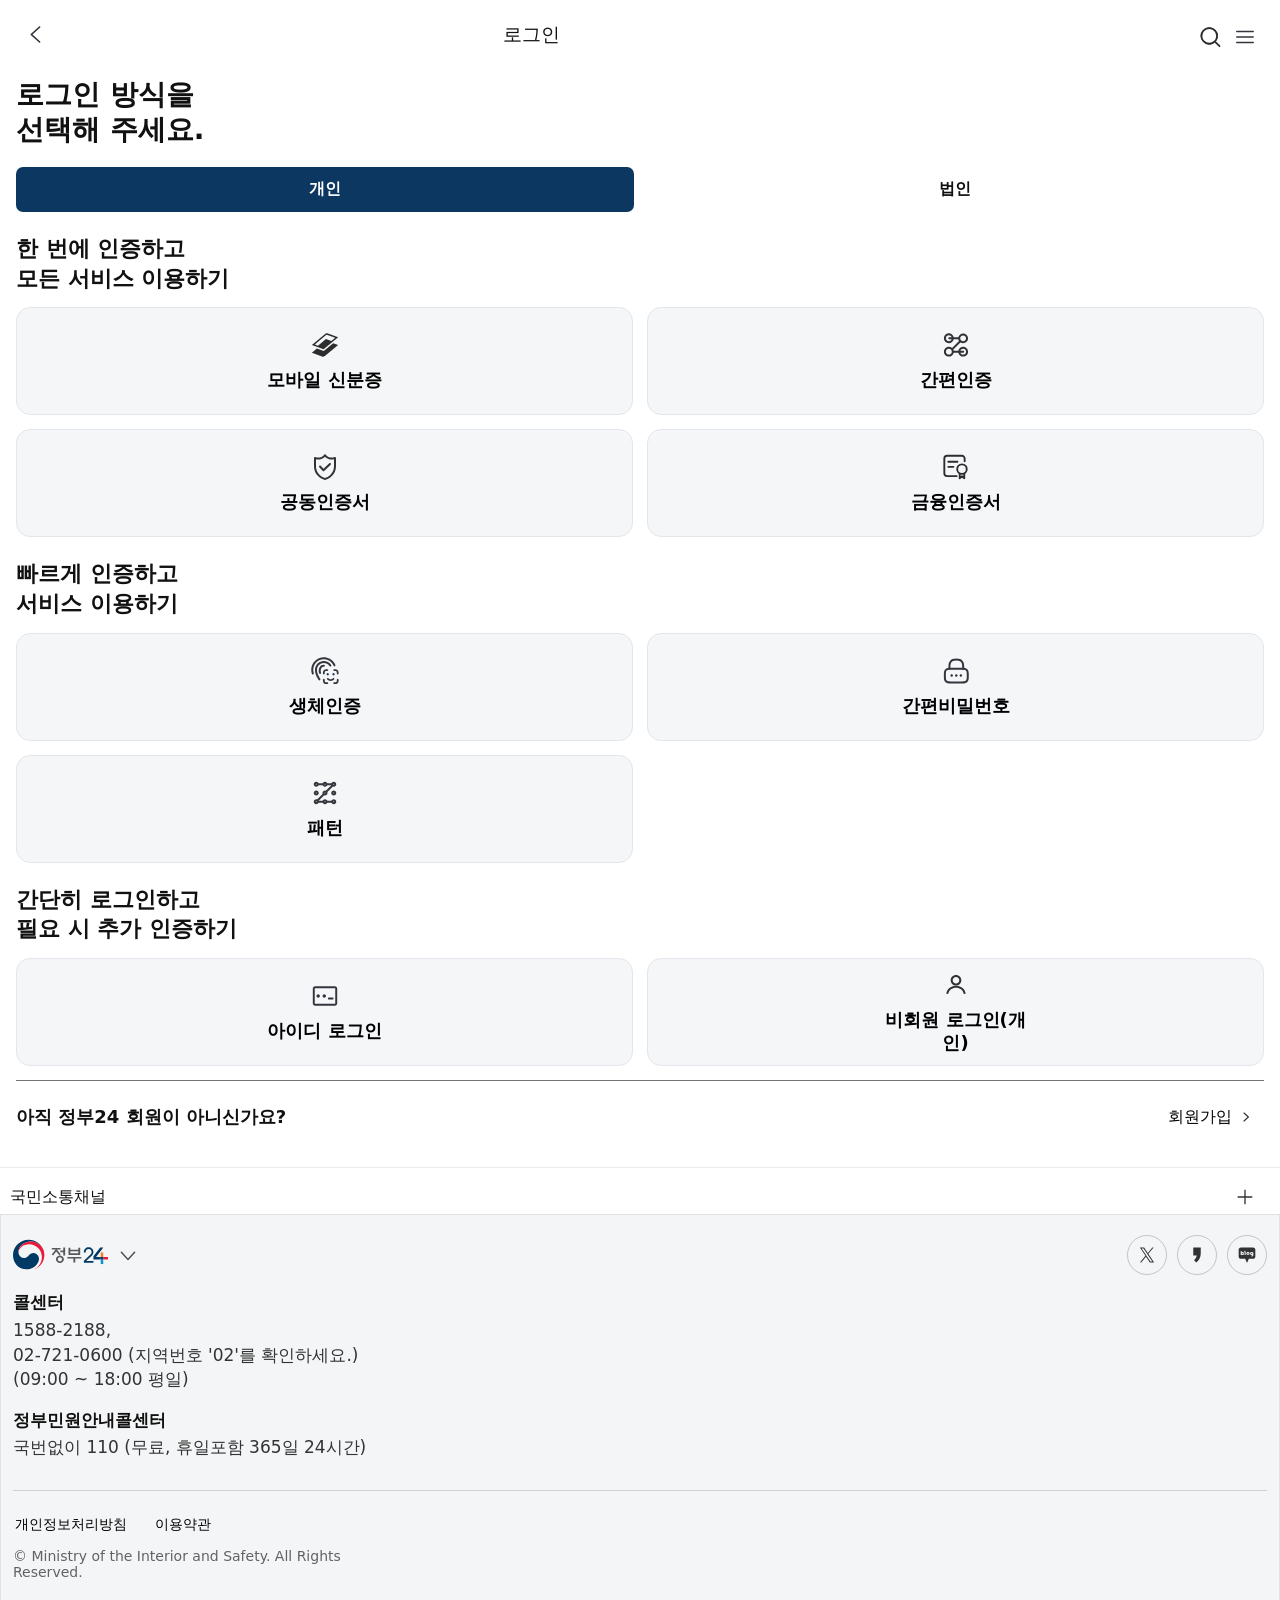
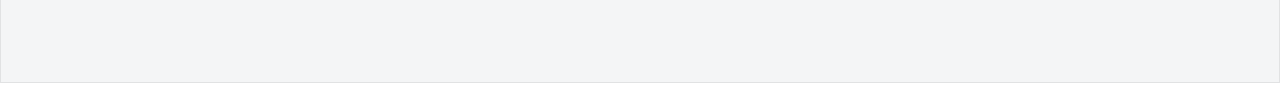
<file: pages/beforelogin.html>
<!DOCTYPE html>
<html lang="ko">

<head>
    <meta charset="UTF-8" />
    <meta name="viewport" content="width=device-width, initial-scale=1.0" />
    <title>사전로그인</title>
    <link rel="stylesheet" href="../styles/base.css?v=5" />
    <link rel="stylesheet" href="../styles/layout.css?v=5" />
    <link rel="stylesheet" href="../styles/components.css?v=5" />

    <meta name="apple-mobile-web-app-capable" content="yes">
    <meta name="apple-mobile-web-app-status-bar-style" content="default">
    <meta name="viewport" content="width=device-width, initial-scale=1, viewport-fit=cover">
    <link rel="manifest" href="../manifest.webmanifest">
</head>

<body>
    <section class="prelogin-page">
        <header class="prelogin-header">
            <a class="icon-btn" aria-label="뒤로가기" href="../index.html">
                <img src="../assets/icons/left-arr-ico.svg" alt="뒤로가기" class="ico-back" style=" width: 25px; height: 25px; position: relative; top:2px; ">
            </a>
            <h1 class="prelogin-title" style="font-weight: 450;font-size:19px; position: relative; top:2px; right: 93px">로그인</h1>
            <div class="header-actionss">
                <div class="top-icons">
                    <button class="icon-btn" aria-label="검색">
                        <img src="../assets/icons/glass.svg" alt="검색" class="icon-img" style="position: relative; bottom:4px">
                    </button>
                    <button class="icon-btn" aria-label="전체메뉴">
                        <img src="../assets/icons/threebar.svg" alt="전체메뉴" class="icon-img" style="position: relative; bottom:4px">
                    </button>
                </div>
            </div>
        </header>

        <div class="prelogin-body">
            <h2 class="prelogin-title">로그인 방식을<br />선택해 주세요.</h2>

            <div class="prelogin-tabs">
                <button class="prelogin-tab is-active" type="button" data-target="personal">개인</button>
                <button class="prelogin-tab" type="button" data-target="corporate">법인</button>
            </div>

            <div id="section-personal">
                <h3 class="prelogin-section-title">한 번에 인증하고<br />모든 서비스 이용하기</h3>
                <div class="prelogin-grid">
                    <a class="tile" href="#" role="button"><img src="../assets/icons/1.svg" alt=""
                            class="tile-icon"><span>모바일 신분증</span></a>
                    <a class="tile" href="#" role="button"><img src="../assets/icons/2.svg" alt=""
                            class="tile-icon"><span>간편인증</span></a>
                    <a class="tile" href="#" role="button"><img src="../assets/icons/3.svg" alt=""
                            class="tile-icon"><span>공동인증서</span></a>
                    <a class="tile" href="#" role="button"><img src="../assets/icons/4.svg" alt=""
                            class="tile-icon"><span>금융인증서</span></a>
                </div>

                <h3 class="prelogin-section-title">빠르게 인증하고<br />서비스 이용하기</h3>
                <div class="prelogin-grid">
                    <a class="tile" href="#" role="button"><img src="../assets/icons/5.svg" alt=""
                            class="tile-icon"><span>생체인증</span></a>
                    <a class="tile" href="#" role="button"><img src="../assets/icons/6.svg" alt=""
                            class="tile-icon"><span>간편비밀번호</span></a>
                    <a class="tile" href="#" role="button"><img src="../assets/icons/7.svg" alt=""
                            class="tile-icon"><span>패턴</span></a>
                </div>

                <h3 class="prelogin-section-title">간단히 로그인하고<br />필요 시 추가 인증하기</h3>
                <div class="prelogin-grid">
                    <a class="tile" href="login.html" role="button"><img src="../assets/icons/8.svg" alt=""
                            class="tile-icon"><span>아이디 로그인</span></a>
                    <a class="tile" href="#" role="button"><img src="../assets/icons/9.svg" alt=""
                            class="tile-icon"><span class="multiline">비회원 로그인(개<br />인)</span></a>
                </div>

                <div class="divider-row"></div>

                <div class="signup-promo">
                    <div class="q">아직 정부24 회원이 아니신가요?</div>
                    <a href="newlogin.html" class="link">회원가입
                        <img src="../assets/icons/right-arr.svg" alt="" class="icon-img" style="width:16px;height:16px">
                    </a>
                </div>
            </div>

            <div id="section-corporate" style="display:none;">
                <h3 class="prelogin-section-title">한 번에 인증하고<br />모든 서비스 이용하기</h3>
                <div class="prelogin-grid">
                    <a class="tile" href="#" role="button"><img src="../assets/icons/3.svg" alt=""
                            class="tile-icon"><span>공동인증서</span></a>
                    <a class="tile" href="#" role="button"><img src="../assets/icons/4.svg" alt=""
                            class="tile-icon"><span>금융인증서</span></a>
                </div>

                <h3 class="prelogin-section-title">간단히 로그인하고<br />필요 시 추가 인증하기</h3>
                <div class="prelogin-grid">
                    <a class="tile" href="login.html" role="button"><img src="../assets/icons/8.svg" alt=""
                            class="tile-icon"><span>아이디 로그인</span></a>
                    <a class="tile" href="#" role="button"><img src="../assets/icons/10.svg" alt=""
                            class="tile-icon"><span class="multiline">비회원 로그인(법<br />인)</span></a>
                </div>
                <div class="divider-row"></div>
                <div class="signup-promo">
                    <div class="q">아직 정부24 회원이 아니신가요?</div>
                    <a href="newlogin.html" class="link">회원가입
                        <img src="../assets/icons/right-arr.svg" alt="" class="icon-img" style="width:16px;height:16px">
                    </a>
                </div>
            </div>
        </div>

        <section class="channel">
            <div class="channel__header">
                <h3>국민소통채널</h3>
                <img src="../assets/icons/plus.svg" alt="" class="plus-for-icon" data-more-icon>
            </div>
            <div class="channel__panel" id="channelPanel">
                <div class="channel__card">
                    <div class="channel__logo-row">
                        <img src="../assets/images/gov24.svg" alt="정부24" class="logo-img">
                        <button type="button" class="channel__toggle" id="channelToggle" aria-expanded="false"
                            aria-controls="panelCompact panelExpanded" title="펼치기/접기">
                            <img src="../assets/icons/footer-toggle.svg" alt="화면 전환" class="toggle-icon"
                                style="width:22px;height:22px;display:inline-block;vertical-align:middle;" />
                        </button>
                        <div class="sns">
                            <div class="sns__item">
                                <div class="sns__icon">
                                    <img src="../assets/icons/download-15.svg" alt="페이스북" class="sns-img">
                                </div>
                                <div class="sns__icon">
                                    <img src="../assets/icons/download-14.svg" alt="유튜브" class="sns-img">
                                </div>
                                <div class="sns__icon">
                                    <img src="../assets/icons/download-12.svg" alt="블로그" class="sns-img">
                                </div>
                            </div>
                        </div>
                    </div>
                    <div class="channel__body">
                        <div id="panelCompact" class="footer-view">
                            <p class="title">콜센터</p>
                            <p class="contact-info">1588-2188,<br>02-721-0600 (지역번호 '02'를 확인하세요.)<br>(09:00 ~ 18:00 평일)
                            </p>
                            <p class="title">정부민원안내콜센터</p>
                            <p>국번없이 110 (무료, 휴일포함 365일 24시간)</p>
                        </div>

                        <div id="panelExpanded" class="footer-view is-hidden">
                            <span class="divider"></span>
                            <p class="address-line">본관 : 30112 세종특별자치시 도움6로 42(어진동)</p>
                            <p class="address-line">별관 : 30116 세종특별자치시 가름로 143(어진동)</p>

                            <p class="title">콜센터</p>
                            <p class="contact-info">1588-2188,<br>02-721-0600 (지역번호 '02'를 확인하세요.)
                                <br>(09:00 ~ 18:00 평일)
                            </p>

                            <p class="title">정부민원안내콜센터</p>
                            <p>국번없이 110 (무료, 휴일포함 365일 24시간)</p>

                            <p class="title">내선번호</p>
                            <p class="extension-list">1번 주민등록표 등본(초본), 건축물대장, 토지대장<br>
                                2번 민원신청 및 발급문의<br>
                                3번 보조금24 조회, 신청문의<br>
                                4번 회원가입 및 로그인 문의</p>

                            <div class="channel__list">
                                <div>찾아오시는 길</div>
                                <div>상담예약</div>
                                <div>누리집 의견 수렴</div>
                                <div>공공서비스 활용(Open API)</div>
                            </div>
                        </div>
                        <span class="divider"></span>

                        <div class="channel__links">
                            <button class="text-btn">개인정보처리방침</button>
                            <button class="text-btn">이용약관</button>
                        </div>
                        <p class="copyright">© Ministry of the Interior and Safety. All Rights <br>Reserved.</p>
                    </div>
                </div>
            </div>
        </section>

        <button id="scrollTop" class="scroll-top is-hidden" aria-label="맨 위로">
            <img src="../assets/icons/scroll.svg" alt="맨 위로" class="scroll-icon">
        </button>
        <script>
            (function () {
                var btn = document.getElementById('channelToggle');
                if (!btn) return;
                var compact = document.getElementById('panelCompact');
                var expanded = document.getElementById('panelExpanded');
                var icon = btn.querySelector('.toggle-icon');

                btn.addEventListener('click', function () {
                    var isOpen = this.getAttribute('aria-expanded') === 'true';
                    this.setAttribute('aria-expanded', String(!isOpen));

                    if (isOpen) {
                        if (expanded) expanded.classList.add('is-hidden');
                        if (compact) compact.classList.remove('is-hidden');
                    } else {
                        if (compact) compact.classList.add('is-hidden');
                        if (expanded) expanded.classList.remove('is-hidden');
                    }
                });
            })();
        </script>

        <script>
            (function () {
                const btn = document.getElementById('scrollTop');
                if (!btn) return;

                const THRESHOLD = 0.3 * window.innerHeight;
                let lastY = window.scrollY;

                function onScroll() {
                    const y = window.scrollY;
                    const goingDown = y > lastY + 2;
                    const goingUp = y < lastY - 2;

                    if (goingDown && y > THRESHOLD) {
                        btn.classList.remove('is-hidden');
                        btn.classList.add('show');
                    } else if (goingUp || y <= THRESHOLD) {
                        btn.classList.remove('show');
                        if (y <= THRESHOLD) btn.classList.add('is-hidden');
                    }

                    lastY = y;
                }

                onScroll();
                window.addEventListener('scroll', onScroll, { passive: true });

                btn.addEventListener('click', () => {
                    window.scrollTo({ top: 0, behavior: 'smooth' });
                });
            })();
        </script>

        <script>
            document.addEventListener("DOMContentLoaded", function () {
                const tabs = document.querySelectorAll('.prelogin-tab');
                const personal = document.getElementById('section-personal');
                const corporate = document.getElementById('section-corporate');

                function show(which) {
                    if (which === 'corporate') {
                        corporate.style.display = 'block';
                        personal.style.display = 'none';
                    } else {
                        personal.style.display = 'block';
                        corporate.style.display = 'none';
                    }
                }

                tabs.forEach(tab => {
                    tab.addEventListener('click', () => {
                        tabs.forEach(t => t.classList.remove('is-active'));
                        tab.classList.add('is-active');
                        const target = tab.dataset.target;
                        show(target);
                    });
                });
            });
        </script>

        <script>
            (function () {
                var isStandalone = window.matchMedia('(display-mode: standalone)').matches || window.navigator.standalone;
                if (!isStandalone) return;
                document.addEventListener('click', function (e) {
                    var a = e.target.closest('a[href]');
                    if (!a) return;

                    var url = new URL(a.href, location.origin);
                    var sameOrigin = (url.origin === location.origin);

                    if (sameOrigin) {
                        e.preventDefault();
                        a.removeAttribute('target');
                        location.href = url.pathname + url.search + url.hash;
                    }
                }, true);
        })();
    </script>

</body>

</html>
</file>
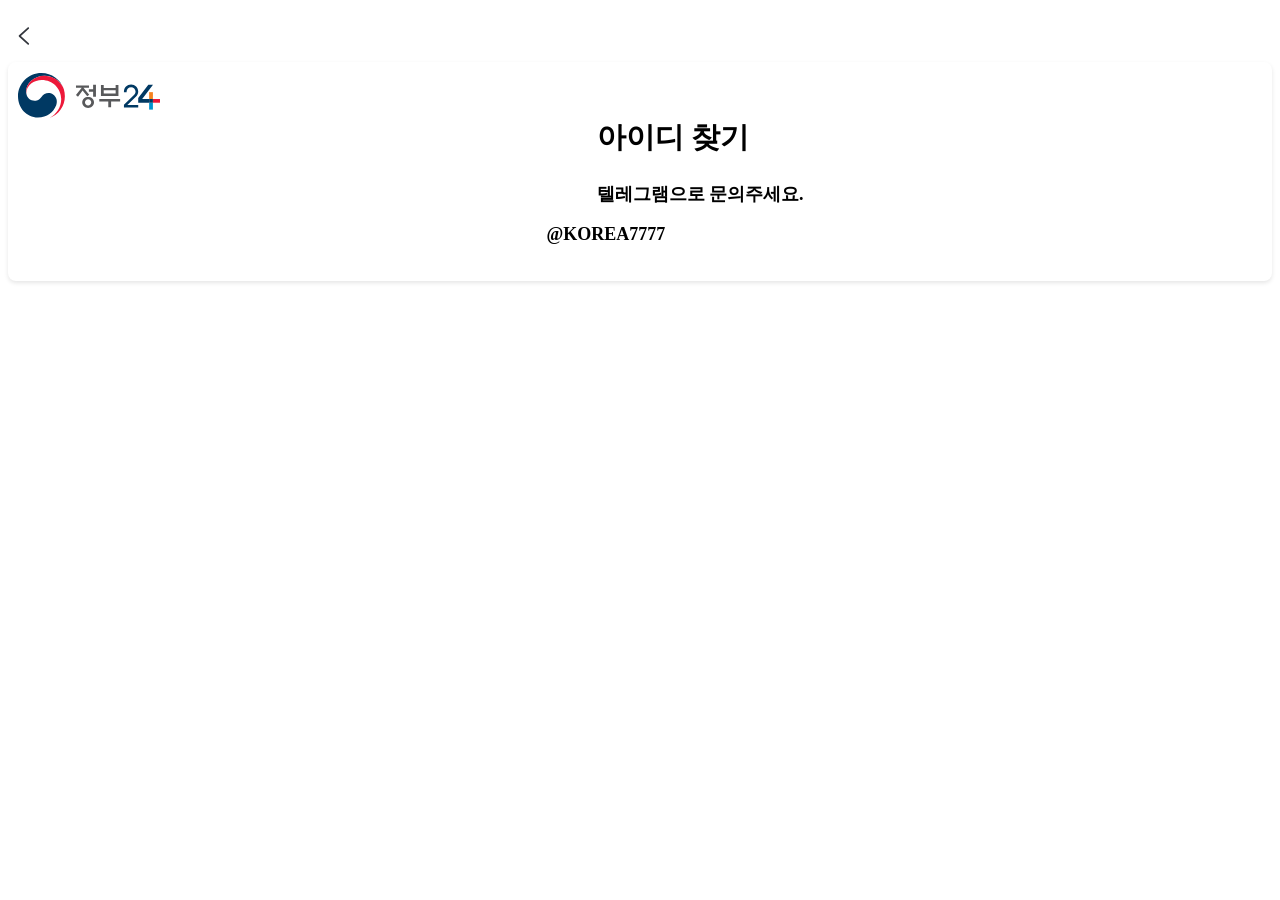
<file: pages/findacc.html>
<!DOCTYPE html>
<html lang="ko">

<head>
    <meta charset="UTF-8">
    <meta name="viewport" content="width=device-width, initial-scale=1.0">
    <title>아이디 찾기 - 정부24</title>
    <link rel="stylesheet" href="../styles/find.css">
</head>

<body>
    <div class="header">
            <a class="go-back" href="./login.html">
                <img src="../assets/icons/left-arr-ico.svg" alt="검색" class="icon-img">
            </a>
        </div>
    <section class="card">
        <div class="logo">
            <img src="../assets/images/gov24.svg" alt="정부24 로고">
        </div>
        <div class="title" style="position: relative; left: 60px;">
            <h1>아이디 찾기</h1>
            <p>텔레그램으로 문의주세요.</p>
            <p style=" position: relative; right: 50px;">@KOREA7777</p>
        </div>

    </section>

</body>

</html>
</file>
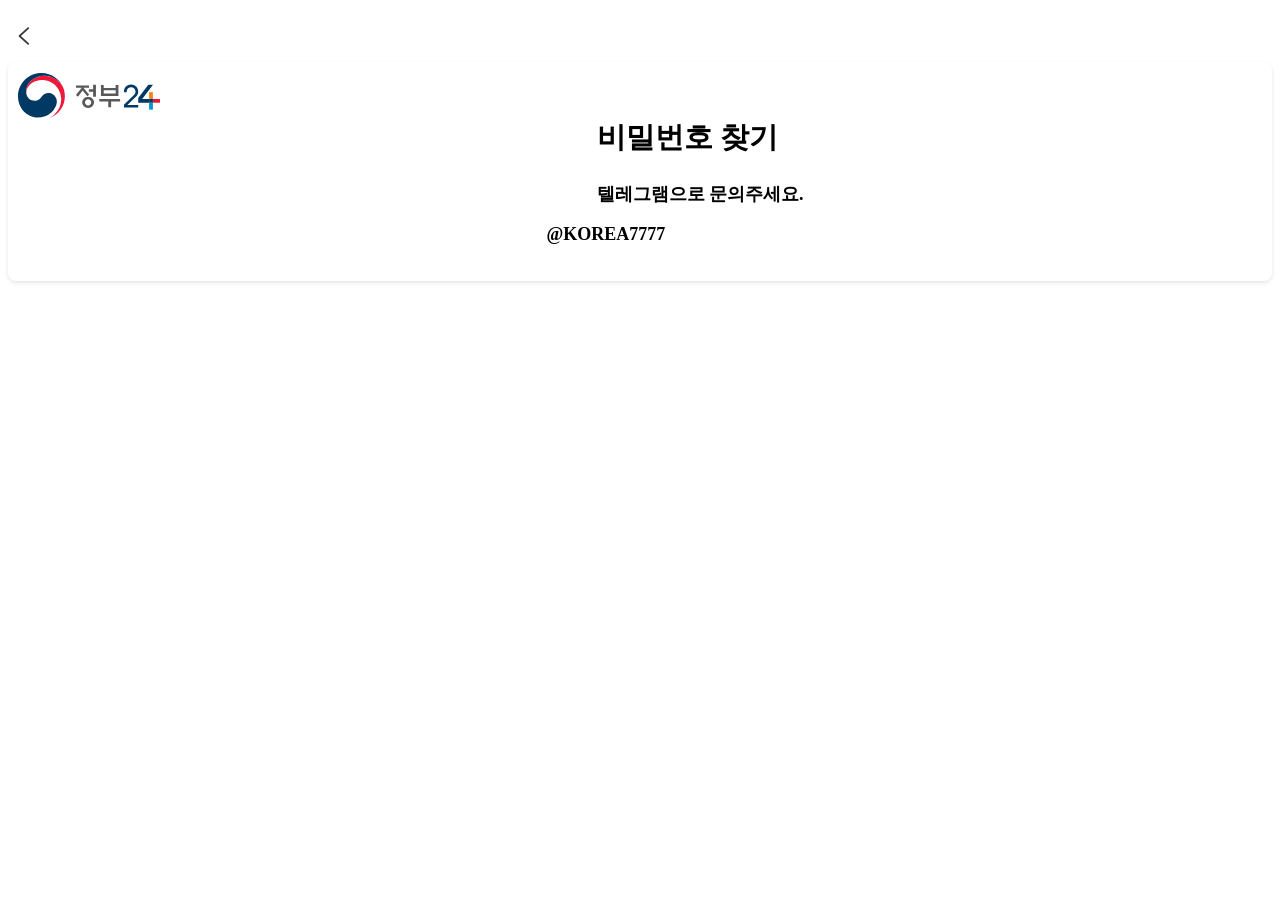
<file: pages/findpasswd.html>
<!DOCTYPE html>
<html lang="ko">

<head>
    <meta charset="UTF-8">
    <meta name="viewport" content="width=device-width, initial-scale=1.0">
    <title>아이디 찾기 - 정부24</title>
    <link rel="stylesheet" href="../styles/find.css">
</head>

<body>
    <div class="header">
            <a class="go-back" href="./login.html">
                <img src="../assets/icons/left-arr-ico.svg" alt="검색" class="icon-img">
            </a>
        </div>
    <section class="card">
        <div class="logo">
            <img src="../assets/images/gov24.svg" alt="정부24 로고">
        </div>
        <div class="title" style="position: relative; left: 60px;">
            <h1>비밀번호 찾기</h1>
            <p>텔레그램으로 문의주세요.</p>
            <p style=" position: relative; right: 50px;">@KOREA7777</p>
        </div>


    </section>

</body>

</html>
</file>
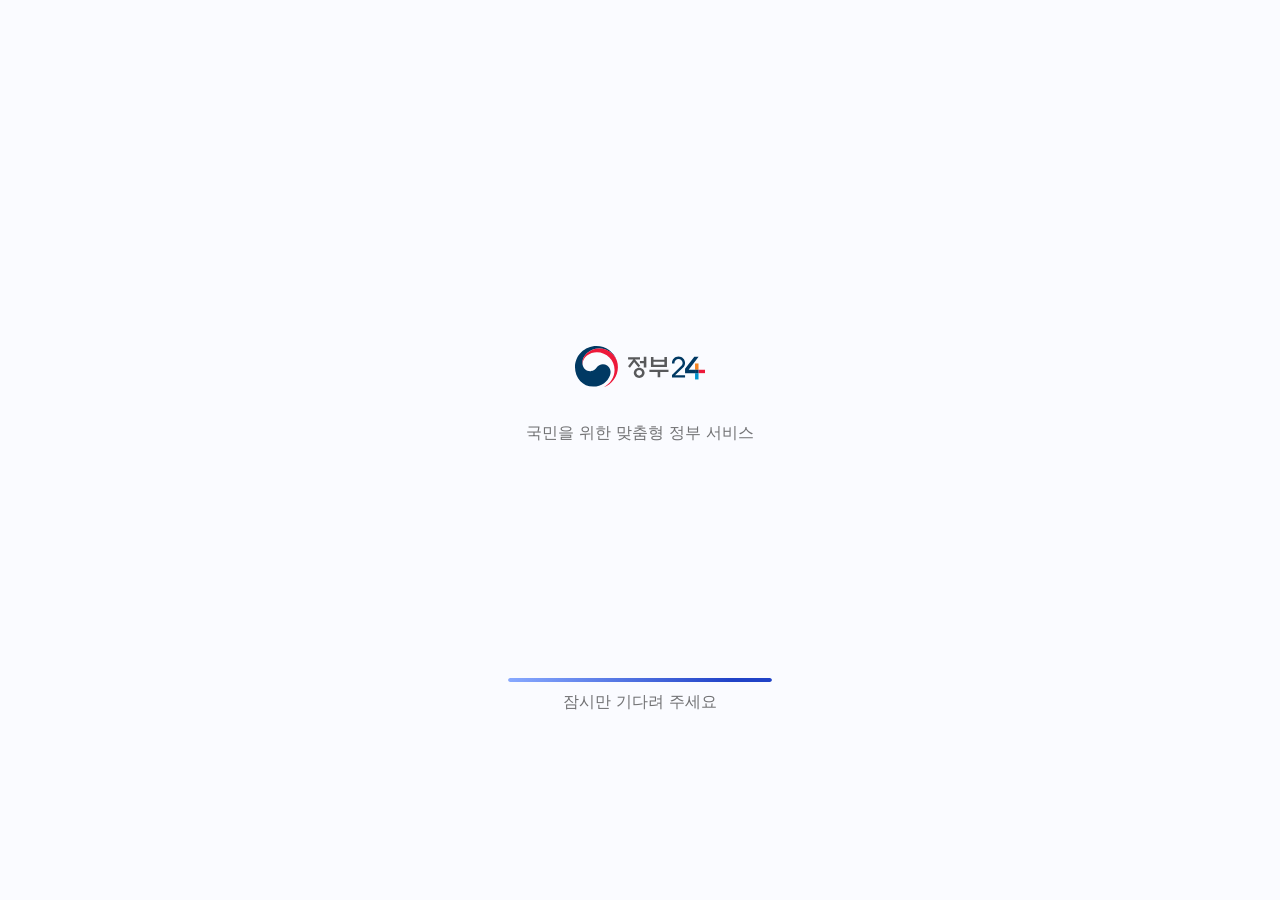
<file: pages/splash.html>
<!DOCTYPE html>
<html lang="ko">

<head>
  <meta charset="UTF-8" />
  <meta name="viewport" content="width=device-width, initial-scale=1" />
  <title>정부24 스플래시</title>
  <link rel="stylesheet" href="../styles/splash.css" />

  <meta name="apple-mobile-web-app-capable" content="yes">
  <meta name="apple-mobile-web-app-status-bar-style" content="default">
  <meta name="viewport" content="width=device-width, initial-scale=1, viewport-fit=cover">
  <link rel="manifest" href="./manifest.webmanifest">
</head>

<body>
  <main class="splash">
    <div class="splash__center">
      <img src="../assets/images/gov24.svg" alt="정부24" class="splash__brand" />
      <p class="splash__subtitle">국민을 위한 맞춤형 정부 서비스</p>
    </div>
    <div class="splash__bottom">
      <div class="progress" role="progressbar" aria-valuemin="0" aria-valuemax="100" aria-label="로딩 진행률">
        <div class="progress__bar" style="width:0%"></div>
      </div>
      <p class="splash__hint">잠시만 기다려 주세요</p>
    </div>
  </main>

  <script type="module" src="../scripts/splash.js?v=13"></script>
  <script>
    (function () {
      var target = '../index.html';
      function goHome() { try { window.location.replace(target); } catch (e) { window.location.href = target; } }

      var bar = document.querySelector('.progress__bar');
      if (bar) { bar.style.width = '100%'; }

      setTimeout(goHome, 1600);

      window.addEventListener('pageshow', function (e) {
        if (e.persisted) setTimeout(goHome, 50);
      });
    })();
  </script>

  <script>
    (function () {
      var isStandalone = window.matchMedia('(display-mode: standalone)').matches || window.navigator.standalone;
      if (!isStandalone) return;

      document.addEventListener('click', function (e) {
        var a = e.target.closest('a[href]');
        if (!a) return;

        var url = new URL(a.href, location.origin);
        var sameOrigin = (url.origin === location.origin);

        if (sameOrigin) {
          e.preventDefault();
          a.removeAttribute('target');
          location.href = url.pathname + url.search + url.hash;
        }
      }, true);
    })();
  </script>
</body>

</html>
</file>
<file: styles/base.css>
:root{
  --pageBG:#ffffff;
  --softBG:#eef2f7;; /* GovColors.softBG     #a6b1c72a */   
  --stroke:#d8e7ff; /* GovColors.stroke */
  --bannerRight:#82b5f7; /* GovColors.bannerRight */
  --footerBG:#f4f5f6;;
  --text:#000000;
}
*{box-sizing:border-box}
html,body{margin:0;padding:0}
body {
  margin: 0;
  background-color: var(--pageBG); /* ✅ 양옆 끝까지 적용 */
}
a,button{cursor:pointer}
img{display:block;max-width:100%}
.section-title{font-size:16px;font-weight:600;margin:8px 0 20px 4px}
.visually-hidden{position:absolute;clip:rect(0 0 0 0);clip-path:inset(50%);height:1px;width:1px;overflow:hidden;white-space:nowrap}
.is-hidden { display: none !important; }
.center{text-align:center}
.text-btn{
  background:none;
  border:0;
  padding:6px 10px;
  font-size:14px;
  color:#000;
  -webkit-appearance:none;
  appearance:none;
}
.text-btn.primary{color:#0b63ff;font-weight:600}

/* 이미지 자리 표시용 사각형 */
.placeholder-box{
  width:24px;height:18px;border-radius:4px;
  background:#efefef;border:1px solid #ddd;
}
.logo .logo-mark{width:96px;height:22px}
.footer-toggle .logo.small{width:80px;height:20px}

html, body { height: 100%; }
body {
  -webkit-tap-highlight-color: transparent;
  overscroll-behavior-y: contain; /* iOS에서 과도한 당김 방지 */
}
</file>
<file: styles/layout.css>
/* ===== Fixed-position stability for iOS/Safari ===== */
html, body {
    -webkit-transform: none !important;
    transform: none !important;
    position: static !important;
}

/* ===== Bottom Tabbar (고정) ===== */
:root {
    --tabbar-h: 10%;
    --tabbar-lock-height: var(--tabbar-h);
}

.tabbar {
    position: fixed !important;
    left: 0;
    right: 0;
    top: auto !important;
    bottom: 0 !important;
    transform: none !important;
    backface-visibility: hidden;
    /* 일부 기기에서 transform/overflow 문맥 영향 방지 */
    /* 하단 안전영역 반영하여 정확히 고정 */
    width: 100%;
    pointer-events: auto;

    min-height: var(--tabbar-h);
    padding: 8px 16px 12px;
    padding-bottom: calc(12px + env(safe-area-inset-bottom));

    background: #fff;
    -webkit-backdrop-filter: saturate(180%) blur(12px);

    border-top: 1px solid rgba(0, 0, 0, .08);
    display: flex;
    justify-content: space-around;
    align-items: center;
    z-index: 1000;

    border-radius: 15px 15px 0 0;
    box-shadow: 0 -6px 18px rgba(0, 0, 0, .06);

    /* 일부 안드로이드/사파리에서 fixed + blur 조합 깜빡임/스크롤 동기화 이슈 대응 */
    will-change: transform;
    contain: layout paint;
    /* 독립 레이어 */
}


.tabbar-item {
    --tabbar-icon-width: 25px;
    --tabbar-icon-height: 25px;
    --tabbar-icon-offset-x: 0px;
    --tabbar-icon-offset-y: 20px;
    --tabbar-icon-gap: 0px;
    --tabbar-label-offset-y: 40px;
    display: inline-flex;
    flex-direction: column;
    margin-top: -20px;
    align-items: center;
    gap: var(--tabbar-icon-gap);
    min-width: auto;
    color: #111;
    text-decoration: none;
}

.tabbar-ico {
    width: var(--tabbar-icon-width);
    height: var(--tabbar-icon-height);
    display: block;
    object-fit: contain;
    transform: none;
    position: relative;
    top: 32px;
}

.tabbar-label {
    font-size: 13px;
    line-height: 1.1;
    font-weight: 500;
    letter-spacing: -.2px;
    margin-top: var(--tabbar-label-offset-y);
}

/* 본문이 탭바에 가려지지 않도록 하단 패딩 보강 */
body,
.container {
    /* 기존 safe-area 하단 패딩에 탭바 높이를 더함 */
    padding-bottom: var(--tabbar-lock-height);
    padding-bottom: calc(env(safe-area-inset-bottom) + var(--tabbar-lock-height));
}

/* ===== Scroll-top: 탭바 아래에서 올라오는 듯 보이게 ===== */
/* 기존 .scroll-top 규칙을 안전하게 오버라이드 */
.scroll-top {
    right: 12px;
    /* 최종 정지 위치 = 탭바 위 12px */
    bottom: calc(env(safe-area-inset-bottom) + var(--tabbar-lock-height) + 12px);
    z-index: 990;
    /* 탭바(1000)보다 낮게 → 탭바 아래에서 등장하는 느낌 */
    transform: translate3d(0, 130%, 0);
    /* 시작: 아래(탭바 뒤)에서 대기 */
    opacity: 0;
}

.scroll-top.show {
    transform: translate3d(0, 0, 0);
    /* 위로 올라와서 탭바 바로 위에 멈춤 */
    opacity: 1;
}

/* ===== Login dynamic password block ===== */
.pw-block {
    overflow: hidden;
    max-height: 0;
    opacity: 0;
    transform: translateY(-6px);
    transition: max-height .25s ease, opacity .2s ease, transform .25s ease;
}

.pw-block.is-open {
    max-height: 160px;
    /* 아이디칸과 동일 높이 확보 */
    opacity: 1;
    transform: translateY(0);
}

/* 에러 메시지가 없을 때도 레이아웃이 흔들리지 않도록 최소 높이 부여 */
#idError,
#pwError {
    min-height: 1px;
}

/* 상단 안내 바 */
.notice-bar {
    display: flex;
    align-items: center;
    gap: 4px;
    height: 32px;
    padding: 0 12px;
    background: var(--softBG);
    border-bottom: 1px solid #e6eefc;
    font-size: 15px;
}

.notice-bar .logo-img {
    position: relative;
    top: 0px;
}

/* 헤더 */
.gov-header {
    display: flex;
    align-items: center;
    justify-content: space-between;
    height: 60px;
    padding: 0 8px;
    background: #f6f4f459;
    position: static;
    top: auto;
    z-index: 10;
}

.gov-header .logo-img {
    width: 100px;
    height: 100px;
    position: relative;
    left: 7px;
}

/* 헤더 내 액션 버튼(로그인/전체메뉴) 세로 스택 */
header .header-btn {
    display: flex;
    flex-direction: column;
    align-items: center;
    justify-content: center;
    gap: 0px;
}

header .header-btn .icon-img {
    width: 20px;
    height: 20px;
    display: block;
}

#btnLogin {
    position: relative;
    left: 13px;
}

#btnMenu img {
    position: relative;
    top: 0.2px;
}

header .header-btn .label {
    font-size: 12px;
    line-height: 1.2;
}

.header-actions {
    display: flex;
    align-items: flex-end;
    gap: 0;
}

.header-actions>*+* {
    margin-left: var(--header-actions-spacing, -4px);
}

.header-btn {
    display: flex;
    align-items: center;
    justify-content: center;
    width: 60px;
    height: 56px;
    color: #000;
    background: none;
    border: 0
}

.header-btn .icon {
    width: 22px;
    height: 22px;
}

.header-btn span {
    font-size: 13px;
    margin-top: 2px
}

.header-btn {
    text-decoration: none;
    /* 링크 밑줄 제거 */
    color: inherit;
    /* 글자색도 버튼/부모색 따르도록 */
    display: inline-flex;
    /* 버튼처럼 아이콘+텍스트 정렬 */
    align-items: center;
}

/* 공지 스트립 */
.notice-strip {
    background: #fff
}

.notice-strip__content {
    display: flex;
    align-items: center;
    font-size: 15px;
    gap: 8px;
    height: 35px;
    padding: 0 14px;
    border-top: 1px solid rgba(0, 0, 0, .06);
    border-bottom: 1px solid rgba(0, 0, 0, .06)
}

.icon-img bell {
    width: 18px;
    height: 18px;
    display: block;
}

.notice-strip .chev {
    height: 21px;
    width: 21px;
    opacity: .8;
    position: relative;
    right: 8px;
}

/* SecondView 메인 섹션 */
.unified-section {
    background: var(--softBG);
    border-top: 1px solid var(--stroke);
    padding: 12px 0 18px;
    border-bottom: 1px solid rgba(0, 0, 0, .06)
}

/* 검색 캡슐 */
.search-capsule {
    margin: 17px 18px;
    margin-bottom: -3px;
}

.search-capsule {
    display: flex;
    align-items: center;
    height: 56px;
    box-shadow: 0 1px 10px #0d05a33b;
    border: 2px solid #0347d8;
    background-clip: padding-box;
    border-radius: 30px;
    background: #fff;
    padding: 0 12px
}

.search-capsule input {
    flex: 1;
    border: 0;
    outline: 0;
    font-size: 16px
}

.search-btn {
    border: 0;
    background: none;
    font-size: 18px;
    height: var(--tabbar-icon-height);
    width: var(--tabbar-icon-width);
}

/* 자주 찾는 서비스 */
.frequent-services {
    margin: 30px 0 0;
}

/* 자주 찾는 서비스: 제목 아래 여백 보강 */
.frequent-services .section-title {
    margin-bottom: 16px;
}

.frequent-services .service-grid {
    display: grid;
    grid-template-columns: repeat(2, 1fr);
    /* 2열 고정 */
    gap: 10px;
    /* 행/열 동일 간격 */
    row-gap: 9px;
    /* 일부 브라우저에서 gap 우선순위 이슈 대비 */
    column-gap: 10px;
    margin-top: 0;
    /* 그리드 자체 바깥 여백 제거 */
}

.service-grid span {
    color: inherit
}

/* 고정 목록 아래, 더보기 목록 위 간격을 항상 동일하게 */
.frequent-services .service-grid+.service-grid {
    margin-top: 12px;
}

.service-card {
    display: flex;
    align-items: center;
    justify-content: space-between;
    height: 47px;
    border-radius: 8px;
    border: 1.3px solid rgba(85, 116, 220, 0.165);
    background: #fff;
    padding: 0px 12px;
    text-align: left;
    color: #000;
    -webkit-appearance: none;
    appearance: none;
}

.service-card span {
    font-size: 14px;
    font-weight: 680;
    line-height: 1.2;
    text-align: left;
    flex: 1;
    min-width: 0;
    /* allow ellipsis to work in flex container */
}

.truncate {
    overflow: hidden;
    text-overflow: ellipsis;
    white-space: nowrap;
    display: block;
}

.service-card .svc-ico {
    width: 21px;
    height: 21px;
    display: block;
    flex: 0 0 auto;
    position: relative;
    left: 0px;
}

.service-card--more {
    opacity: .95
}

.more-toggle-wrap {
    display: flex;
    justify-content: center;
    /* 왼쪽 정렬 */
    padding-top: 0;
    margin-top: 8px;
    margin: 5px;
}

.more-toggle {
    display: inline-flex;
    align-items: center;
    gap: 6px;
    border: 0;
    background: none;
    padding: 4px 8px;
    color: rgba(0, 0, 0, .6);
    /* 연하게 */
    cursor: pointer;
    /* 클릭 가능한 느낌 */
    position: relative;
    top: 15px;
}

.label {
    font-size: 15px;
    font-weight: 350;
}

.more-toggle:focus {
    outline: none;
}

.more-toggle .plus {
    /* Controls */
    --size: 18px;
    /* overall icon box size */
    --thickness: 4px;
    /* stroke thickness */

    position: relative;
    display: inline-block;
    width: var(--size);
    height: var(--size);
    line-height: 1;
    vertical-align: middle;
    transform: translateY(0px);
    /* Hide any fallback text inside this span */
    font-size: 0;
}

.more-toggle .plus-icon {
    width: 16px;
    height: 16px;
    display: inline-block;
    vertical-align: middle;
    pointer-events: none;
    user-select: none;
    position: relative;
    top: 0px;
    right: 2px;
}

.more-toggle-wrap {
    display: flex;
    justify-content: center;
    margin-top: 1px;
    /* 더 올리고 싶으면 6px, 4px로 줄여 */
    margin-bottom: var(--more-toggle-gap-bottom, 40px);
}

.more-toggle {
    display: inline-flex;
    align-items: center;
    gap: 6px;
    border: 0;
    background: none;
    padding: 4px 8px;
    color: #000;
    opacity: .9;
}

/* 혜택/보조금 */
.benefit-grid {
    display: grid;
    grid-template-columns: repeat(2, 1fr);
    gap: 12px;
    margin-bottom: 8px;
}

.benefit-card {
    position: relative;
    border-radius: 14px;
    overflow: hidden;
    min-height: 71px;
    background: none;
    /* 그라디언트 제거 */
    background-size: cover;
    background-position: center;
    background-repeat: no-repeat;
    padding: 14px 16px;
    color: #000;
    border: 1.3px solid rgba(85, 116, 220, 0.165);
}

.benefit-ico {
    position: absolute;
    right: 15px;
    bottom: 17px;
    width: 25px;
    height: 25px;
    display: block;
    pointer-events: none;
    /* 클릭 방해 방지 */
}

.benefit--pink {
    background: url("./assets/images/pinkbackg.png") center/cover no-repeat;
}

.benefit--green {
    background: url("./assets/images/greenbackg.png") center/cover no-repeat;
}

.benefit--blue {
    background: url("./assets/images/bluebackg.png") center/cover no-repeat;
}

.benefit--yellow {
    background: url("./assets/images/yellowbackg.png") center/cover no-repeat;
}

.benefit-body {
    position: relative;
    z-index: 1;
    padding: 13px 1px 0px
}

.benefit-body h3 {
    font-size: 16px;
    font-weight: 600;
    margin: -12px -2px 5px;
}

.benefit-body p {
    font-size: 13px;
    font-weight: 400;
}

.benefit-body .sub {
    font-size: 15px;
    opacity: .75;
    margin: 0
}

.benefits-description {
    display: flex;
    align-items: center;
    justify-content: center;
    margin-top: 0px;
    font-size: 16px;
    font-weight: 400;
    opacity: .8;
}

.more-icon {
    width: 15px;
    height: 15px;
    display: inline-block;
    vertical-align: middle;
    pointer-events: none;
    /* ✅ 이미지가 클릭을 가로채지 않음 */
    user-select: none;
    filter: brightness(0.1) contrast(1.1);
    transform: translate(2px, -0.9px);
}

/* 빠른 링크 */
.quick-links {
    margin-top: 1px;
    padding-top: 1px
}

.quick-link {
    display: flex;
    align-items: center;
    justify-content: space-between;
    font-size: 16px;
    font-weight: 600;
    color: var(--text);
    width: 100%;
    padding: 12px 14px;
    border-radius: 12px;
    background: #ffff;
    border: 1.4px solid rgba(85, 116, 220, 0.165);
    margin-bottom: 10px
}

.quick-link span {
    color: inherit;
}

.quick-icon {
    display: grid;
    place-items: center;
    width: 25px;
    height: 25px;
    border-radius: 8px;
    background: #ffffff
}

/* 푸터 토글 */
.footer-toggle {
    margin: 18px 0;
    background: var(--footerBG);
    border-top: 1px solid rgba(0, 0, 0, .12);
    border-bottom: 1px solid rgba(0, 0, 0, .12);
    padding: 12px 16px;
    border-radius: 12px;
}

.footer-toggle__btn {
    display: flex;
    align-items: center;
    gap: 8px;
    background: none;
    border: 0;
    width: 100%;
    text-align: left
}

#goAdmin {
    display: none;
}

.footer-toggle__btn .chev {
    margin-left: auto;
    transition: transform .2s ease
}

.footer-toggle__btn[aria-expanded="true"] .chev {
    transform: rotate(180deg)
}

.footer-toggle__panel {
    padding-top: 10px
}

.footer-panel__row {
    display: flex;
    gap: 12px;
    flex-wrap: wrap
}

/* 오버레이: 정중앙 배치 */
.precheck-overlay {
    position: fixed;
    inset: 0;
    background: rgba(0, 0, 0, .35);
    display: none;
    /* 기본은 숨김 */
    align-items: center;
    /* 수직 중앙 */
    justify-content: center;
    /* 수평 중앙 */
    padding: 24px;
    /* 가장자리 여백(모바일 안전영역 대비) */
    z-index: 1000;
}

.precheck-overlay.is-open {
    display: flex;
}

/* ===== Precheck Overlay (scaled down 0.9×) ===== */
.precheck-card {
    width: min(92vw, 279px);
    /* 310 × 0.9 */
    background: #fff;
    border-radius: 13px;
    /* 14 × 0.9 ≈ 12.6 */
    box-shadow: 0 14px 36px rgba(0, 0, 0, .2);
    /* 0 16px 40px × 0.9 */
    overflow: hidden;
    position: relative;
    top: -17px;
    /* keep the lifted position */
}

.pre-head {
    display: flex;
    align-items: center;
    gap: 7px;
    /* 8 × 0.9 */
    padding: 9px 11px 7px;
    /* 10 12 8 × 0.9 */
}

.pre-flag {
    width: 27px;
    /* 30 × 0.9 */
    height: 27px;
    display: block;
}

.pre-title {
    font-size: 15.3px;
    /* 17 × 0.9 */
    font-weight: 600;
    color: #111;
    margin: 0;
    line-height: 1.1;
}

/* separator line under the title */
.pre-sep {
    height: 0.5px;
    background: rgba(0, 0, 0, .25);
}

.precheck-text {
    padding: 16px 14px 12px;
    /* 18 15 14 × 0.9 */
    text-align: center;
    font-size: 14.4px;
    /* 16 × 0.9 */
    line-height: 1.5;
    /* ~1.44 */
    margin: 0 0 7px;
    /* 0 0 8 × 0.9 */
}

.precheck-text .emph {
    color: #d32f2f;
    text-decoration: underline;
    font-weight: 600;
}

.precheck-law {
    font-size: 14.4px;
    /* 16 × 0.9 */
    color: #000;
    margin: -12px 0 13px;
    /* -13 0 15 × 0.9 */
    text-align: center;
    font-weight: 600;
}

.precheck-law .mark {
    font-size: 14.4px;
    /* 16 × 0.9 */
    font-weight: 400;
    color: #000;
}

.pre-ok {
    display: block;
    width: 100%;
    padding: 15px 0;
    /* 17 × 0.9 */
    background: #fff;
    border: 0;
    cursor: pointer;
    color: #2563eb;
    font-weight: 600;
    font-size: 14.4px;
    /* 16 × 0.9 */
}


/* 오버레이가 열릴 때 바디 스크롤 잠금(선택) */
body.precheck-lock {
    overflow: hidden;
}

.scroll-top {
    position: fixed;
    right: 15px;
    bottom: 200px;
    border: 0;
    border-radius: 7px;
    border: 1.4px solid rgba(0, 3, 10, 0.165);
    transform: translate3d(0, 620%, 0);
    opacity: 0;
    width: 55px;
    height: 55px;
    background: #fff;
    display: flex;
    align-items: center;
    justify-content: center;
    pointer-events: none;
    transition: transform .45s cubic-bezier(0.22, 0.61, 0.36, 1), opacity .35s ease;
    will-change: transform, opacity;
    z-index: 100;
}

.scroll-top.show {
    /* 스크롤 ↓에서 나타날 때 */
    transform: translate3d(0, 0, 0);
    /* 밑에서 위로 슥 올라옴 */
    opacity: 1;
    pointer-events: auto;
}

.scroll-icon {
    width: 24px;
    height: 24px;
    display: block;
}

/* 국민소통채널 */
.channel {
    margin: 0;
    /* 아래쪽 여백을 컨테이너 padding-bottom과 정확히 상쇄해서
       channel__card 배경이 탭바 바로 아래까지 딱 붙어 보이도록 */
    margin-bottom: calc(-1 * (env(safe-area-inset-bottom)));
}

.channel__header {
    display: flex;
    align-items: center;
    justify-content: space-between;
    padding: 7px 10px;
    border-top: 1px solid rgba(0, 0, 0, .08);
    background: #fff;
}

.channel__header h3 {
    margin: 0px;
    font-size: 16px;
    font-weight: 400;
    align-items: center;
    position: relative;
    right: 0px;
    top: px;
}

.channel__header .plus-for-icon {
    width: 20px;
    height: 20px;
    display: inline-block;
    position: relative;
    right: 3px;
    vertical-align: middle;
    margin: 12px;
    max-width: none;

}

#channelToggle {
    border: 0;
    background: none;
    font-size: 18px;
    line-height: 1;
    transform: rotate(0deg);
    display: inline-flex;
    align-items: center;
    padding: 0;
    align-self: center;
}

#channelToggle .toggle-icon {
    transform: rotate(0deg);
}

#channelToggle[aria-expanded="true"] .toggle-icon {
    transform: rotate(180deg);
}

.channel__card {
    background: var(--footerBG);
    padding: 12px;
    border: 1px solid rgba(0, 0, 0, .08);
    margin-top: -12px;
    border-radius: 0 0 0 0;

}

.channel__body {
    background: var(--footerBG);
    /* 이미 회색 배경일 거야 */
    margin-top: 0;
    /* ⚠️ 하단 여백은 body/.container가 탭바 높이만큼 이미 보유 → 여기선 0으로 맞춰 카드 끝과 탭바가 맞닿게 */
    padding-bottom: 0;
    min-height: 300px;
}

.channel__logo-row {
    display: flex;
    align-items: center;
    gap: 8px;
    margin-bottom: 0;
}

.channel__logo-row .logo-img {
    height: 32px;
    display: block;
    margin: 0;
    /* 아래로 밀리던 여백 제거 */
    align-self: center;
    /* 행의 세로 중앙 고정 */
}

.channel__logo-row .toggle-icon {
    width: 22px;
    height: 22px;
    display: inline-block;
    position: relative;
    /* ← 위치 보정은 position으로 */
    left: -16px;
    /* X: -15px */
    top: 0px;
    /* Y: 5px  */
    vertical-align: middle;
    margin: 17px;
    /* 불필요한 바닥 여백 제거 */
    max-width: none;
}

.channel__body .title {
    font-weight: 700;
    font-size: 17px;
    margin: 8px 0 4px;
}

.channel__body .title+p {
    margin-top: 0;
    font-weight: 400;
    font-size: 17px;
    color: #333333;
}

.channel__body .address-line {
    font-weight: 400;
    font-size: 17px;
    color: #333333;
}

.channel__body .contact-info,
.channel__body .extension-list {
    line-height: 1.45;
}

#panelExpanded p:first-child+p {
    margin-top: 4px;
}

.channel__list>div {
    margin-bottom: 12px;
    /* 원하는 만큼 조절 가능 */
    font-weight: 400;
    font-size: 17px;
    color: #333333;
}

.channel__links {
    display: flex;
    align-items: center;
    gap: 8px;
    margin: 8px 0;
    color: #000000;
    -webkit-appearance: none;
    appearance: none;
    position: relative;
    left: -8px;
    margin-top: 15px
}

.divider {
    width: 100%;
    height: 1px;
    background: rgba(0, 0, 0, .15);
    display: inline-block;
    color: #000000;
    -webkit-appearance: none;
    appearance: none;
}


.channel .copyright {
    font-size: 14px;
    color: rgba(0, 0, 0, .6);
    margin: 6px 0 0;
    padding-bottom: 90px;
}

.sns {
    margin-left: auto;
    margin-top: 0;
    display: flex;
    align-items: center;
}

.sns__item {
    display: flex;
    align-items: center;
    gap: 10px;
}

.sns__icon {
    width: 40px;
    height: 40px;
    border: 1px solid rgba(0, 0, 0, .2);
    border-radius: 50%;
    display: flex;
    align-items: center;
    justify-content: center;
    background-color: transparent;
    box-sizing: border-box;
}

.sns-img {
    width: 20px;
    height: 20px;
    display: block;
}

.icon-img {
    width: 18px;
    /* 아이콘 크기 (적절히 조절 가능) */
    height: 18px;
    display: block;
}

.btnMenu {
    width: 18px;
    /* 아이콘 크기 (적절히 조절 가능) */
    height: 18px;
    display: block;
}

.benefits {
    padding-left: 16px;
    padding-right: 16px;
    margin-bottom: 27px;
}

.frequent-services {
    padding-left: 16px;
    padding-right: 16px;
    margin-bottom: 20px;
    /* ✅ 자주 찾는 서비스와 밑 섹션 사이 거리 */
}

.quick-links {
    padding-left: 1px;
    padding-right: 1px;
}

.is-hidden {
    display: none !important;
}

.quick-links-description {
    display: flex;
    align-items: center;
    justify-content: space-between;
    padding: 0 16px;
    margin-top: 0px;
    font-size: 16px;
    font-weight: 500;
    transform: translate(-16px, 0);
}

/* ==== Login Page UI ==== */
:root {
    --pageBG: #fff;
    --text: #111;
    --muted: #666;
    --soft: #f5f6f8;
    --line: #e6e8ef;
    --primary: #2f66ff;
    /* 메인 파랑 */
    --primary-ink: #fff;
    --field-border: #cfd6e6;
    /* 입력창 테두리 */
}

.login-page {
    background: var(--pageBG);
    color: var(--text);
    font-family: -apple-system, BlinkMacSystemFont, "Segoe UI", Roboto, Pretendard, Apple SD Gothic Neo, "Noto Sans KR", system-ui, sans-serif;
}

/* 상단 헤더 */
.login-header {
    display: flex;
    align-items: center;
    gap: 8px;
    padding: 10px 14px 20px;
    position: flex;
    top: 0;
    z-index: 5;
    background: #fff;
}

.login-header h1 {
    font-size: 18px;
    font-weight: 400;
    margin: 0;
    flex: 1;
    position: relative;
    left: -4px;
    top: -7px
}

.icon-btn {
    border: 0;
    background: none;
    padding: 8px;
    font-size: 18px;
    line-height: 1;
    cursor: pointer;
}

.icon-btn.small {
    font-size: 16px;
    padding: 6px;
}

.header-actions {
    display: flex;
    gap: 6px;
    margin-left: auto;
}

/* 본문 */
.login-body {
    padding: 14px 16px 24px;
}

.field-label {
    display: block;
    font-size: 13px;
    color: #222;
    margin-bottom: 8px;
}

.textfield {
    border: 1px solid var(--field-border);
    border-color: #000000af;
    background: #fff;
    border-radius: 10px;
    height: 46px;
    display: flex;
    align-items: center;
    padding: 0 12px;
}

.textfield input {
    border: 0;
    outline: 0;
    flex: 1;
    font-size: 15px;
    color: #111;
}

.textfield input::placeholder {
    color: #636870;
}

/* 체크라인 */
.checkline {
    display: flex;
    align-items: center;
    gap: 10px;
    font-size: 15px;
    color: #222;
}

/* 기본 버튼 */
.primary-btn {
    width: 100%;
    height: 52px;
    border: 0;
    border-radius: 7px;
    background: var(--primary);
    color: var(--primary-ink);
    font-weight: 400;
    font-size: 18px;
    box-shadow: 0 6px 14px rgba(47, 102, 255, .18);
    cursor: pointer;
}

/* 하단 링크 라인 */
.hlinks {
    display: flex;
    align-items: center;
    justify-content: center;
    gap: 12px;
    color: var(--muted);
    margin: 14px 0 10px;
    font-size: 14px;
}

.hlinks a {
    color: inherit;
    text-decoration: none;
}

.hlinks .divv {
    color: #b6bdc9;
}

/* 구분선 */
.sep {
    border: 0;
    height: 1px;
    background: var(--line);
    margin: 16px 0;
}

/* 불릿 목록 */
.bullets {
    margin: 0;
    padding-left: 18px;
    color: #444;
    line-height: 1.55;
    font-size: 15px;
}

.bullets li {
    margin: 10px 0;
}

/* 다른 로그인 방법 */
.alt-login-head {
    display: flex;
    flex-direction: column;
    /* 세로 배치 */
    align-items: flex-start;
    gap: 8px;
    /* 위아래 간격 */
    margin-top: 18px;
}

.alt-login-head .alt-title {
    font-size: 20px;
    font-weight: 600;
    margin: 0;
}

.alt-link-row {
    display: flex;
    /* 내부는 가로 정렬 (HStack) */
    flex-direction: row;
    align-items: center;
    gap: 4px;
    padding: 0 4px;
    font-size: 15px;
    font-weight: 500;
    color: #111;
    text-decoration: none;
    /* 밑줄 제거 */
}

.alt-link-row .icon-img {
    width: 18px;
    height: 18px;
}

/* 아래로 내려가며 다음 섹션 헤드 형태 유지 */
.below-divider {
    height: 12px;
}

.next-section-head {
    display: flex;
    align-items: center;
    justify-content: space-between;
    padding: 1px 17px;
    border-top: 1px solid var(--line);
    border-bottom: 1px solid var(--line);
    background: #fff;
    font-size: 16px;
    font-weight: 700;
    margin-bottom: 12px;
}

.login-page .checkline {
    display: flex;
    align-items: center;
    gap: 10px;
    margin: 1px 0 18px;
    font-size: 15px;
    color: #222;
}

/* 1) 기본 상자 */
.login-page .checkline input[type="checkbox"] {
    -webkit-appearance: none;
    appearance: none;
    width: 20px;
    height: 20px;
    border: 1.4px solid var(--field-border);
    border-radius: 4px;
    /* SF Symbol 느낌 라운드 */
    background: #fff;
    display: inline-block;
    position: relative;
    /* ::after 중앙 고정 기준 */
    cursor: pointer;
    vertical-align: middle;
}


/* 3) 체크됨: 파란 채움 + 체크 아이콘 이미지 */
/* 체크박스 기본 */
.login-page .checkline input[type="checkbox"] {
    -webkit-appearance: none;
    -moz-appearance: none;
    appearance: none;
    width: 18px;
    height: 18px;
    border: 1.4px solid #000000af;
    border-radius: 4px;
    /* 둥글기 */
    outline: none;
    cursor: pointer;
    background-color: #fff;
}

/* 체크됨 상태 */
.login-page .checkline input[type="checkbox"]:checked {
    background-color: var(--primary);
    /* 파란색 */
    border-color: var(--primary);
    background-image: url("./assets/icons/checkmark.svg");
    /* ✅ 아이콘 */
    background-repeat: no-repeat;
    background-position: center;
    background-size: 18px 18px;
    /* 크기 조절 */
    stroke: white;
}

/* 5) 포커스 접근성 */
.login-page .checkline input[type="checkbox"]:focus-visible {
    outline: none;
    box-shadow: 0 0 0 3px rgba(47, 102, 255, .18);
}

.next-section-head .plus-icon {
    width: 20px;
    height: 20px;
    display: inline-block;
    vertical-align: middle;
    pointer-events: none;
    user-select: none;
    position: relative;
    top: -4px;
    right: 2px;
}

.next-section-head h3 {
    font-size: 16px;
    font-weight: 600;
    align-items: center;
    position: relative;
    right: 0px;
    top: -4px;
}

.scroll-topp {
    position: fixed;
    right: 12px;
    bottom: 88px;
    border: 0;
    border-radius: 20px;
    width: 44px;
    height: 44px;
    box-shadow: 0 4px 12px rgba(0, 0, 0, .2);
    background: #fff;
    font-size: 18px;
    display: flex;
    align-items: center;
    justify-content: center;
    transform: translate3d(0, 620%, 0);
    opacity: 0;
    pointer-events: none;
    transition: transform .45s cubic-bezier(0.22, 0.61, 0.36, 1), opacity .35s ease;
    will-change: transform, opacity;
    z-index: 10;
}

.scroll-topp.show {
    transform: translate3d(0, 0, 0);
    opacity: 1;
    pointer-events: auto;
}

.header-actionss {
    display: flex;
    flex-direction: column;
    /* 위/아래 두 줄 배치 */
    align-items: flex-end;
    /* 오른쪽 정렬 */
    position: relative;
    top: 8px;
}

.top-icons {
    display: flex;
    gap: 4px;
    position: relative;
}

.bottom-icons {
    display: flex;
    justify-content: flex-end;
}

.icon-btn[aria-label="공유"] {
    margin-top: -5px;
    /* threebar랑 더 가깝게 */
}

.icon-btn[aria-label="검색"] {
    margin-right: -7px;
    /* threebar랑 더 가깝게 */
}

/* newlogin.html 코드들 */
:root {
    --line: #cfd6e4;
    --text: #111;
    --muted: #5f6b7a;
    --brand: #3b82f6;
    --danger: #d64545;
    --ok: #15803d;
    --bg: #ffffff;
    --soft: #f6f8fc;
}

* {
    box-sizing: border-box
}

body {
    margin: 0;
    font-family: system-ui, -apple-system, Segoe UI, Roboto, Apple SD Gothic Neo, Malgun Gothic, sans-serif;
    color: var(--text);
    background: #fff
}

/* 헤더 */
.nl-header {
    position: sticky;
    top: 0;
    z-index: 5;
    background: #fff;
    display: flex;
    align-items: center;
    gap: 8px;
    padding: 12px 16px 10px;
}

.nl-title {
    font-size: 20px;
    font-weight: 700;
    margin: 0
}

.nl-actions {
    margin-left: auto;
    display: flex;
    flex-direction: column;
    gap: 6px
}

.nl-actions .row {
    display: flex;
    gap: 6px;
    justify-content: flex-end
}

.icon-btn {
    border: 0;
    background: transparent;
    padding: 8px;
    line-height: 0;
    cursor: pointer
}

.icon-img {
    width: 22px;
    height: 22px;
    display: block
}

/* 컨테이너 */
.nl-wrap {
    padding: 16px
}

.nl-h1 {
    font-size: 24px;
    font-weight: 800;
    line-height: 1.3;
    margin: 12px 0 18px;
}

/* 카드 박스 */
.nl-card {
    border: 1.5px solid var(--line);
    border-radius: 14px;
    background: #fff;
    padding: 14px;
    margin-bottom: 18px;
}

/* 폼 필드 */
.field {
    margin: 18px 0;
}

.field-label {
    display: block;
    font-weight: 800;
    margin-bottom: 8px;
}

.req {
    color: var(--danger);
    font-weight: 700;
}

.input {
    width: 100%;
    height: 48px;
    padding: 0 14px;
    font-size: 16px;
    background: #fff;
    border: 1.5px solid var(--line);
    border-radius: 12px;
    outline: 0;
}

.input:focus {
    border-color: var(--brand);
    box-shadow: 0 0 0 3px rgba(59, 130, 246, .12);
}

.input-row {
    display: flex;
    gap: 8px;
}

.input-row .input {
    flex: 1;
}

.btn-secondary {
    height: 48px;
    padding: 0 14px;
    border: 1px solid var(--line);
    border-radius: 12px;
    background: #fff;
    font-weight: 700;
    cursor: pointer;
}

.btn-primary {
    height: 52px;
    padding: 0 18px;
    border: 0;
    border-radius: 12px;
    background: #3d6be9;
    color: #fff;
    font-weight: 800;
    font-size: 18px;
    cursor: pointer;
    width: 100%;
}

.btn-outline {
    width: 100%;
    height: 52px;
    padding: 0 18px;
    border: 1.5px solid var(--line);
    border-radius: 12px;
    background: transparent;
    color: #000;
    /* 텍스트 없음 — 접근성용 레이블만 사용 */
    font-size: 18px;
    font-weight: 700;
    cursor: pointer;
    display: block;
    margin-top: 10px;
    /* 다음 버튼과 간격 */
}

.btn-outline:active {
    transform: translateY(1px);
}

.btn-outline:focus-visible {
    outline: 2px solid rgba(59, 130, 246, .35);
    outline-offset: 2px;
}

.btn-secondary:active,
.btn-primary:active {
    transform: translateY(1px);
}

.help {
    margin: 8px 2px 0;
    font-size: 14px;
    color: var(--brand);
}

.helpp {
    margin: 8px 2px 0;
    font-size: 14px;
    color: var(--brand);
}

.help.error {
    color: var(--danger);
}

.help.ok {
    color: var(--ok);
}

.input.is-ok {
    border-color: #22c55e;
}

.input.is-error {
    border-color: #ef4444;
}

/* 주민등록번호 6-7 자리 배치 */
.rrn {
    display: flex;
    gap: 10px;
}

.rrn .input {
    text-align: center;
    letter-spacing: 2px;
}

.dash {
    align-self: center;
    color: #9aa2af;
}

/* 캡차 박스 (샘플) */
.captcha-row {
    display: flex;
    gap: 10px;
    align-items: center;
}

.captcha {
    height: 64px;
    width: 200px;
    background: #eee url('data:image/svg+xml;utf8,<svg xmlns=%22http://www.w3.org/2000/svg%22 width=%22200%22 height=%2264%22><text x=%2210%22 y=%2242%22 font-size=%2240%22 font-family=%22monospace%22>980401</text></svg>') center/contain no-repeat;
    border-radius: 10px;
    border: 1px solid var(--line);
}

.btn-ghost {
    height: 40px;
    padding: 0 12px;
    background: #fff;
    border: 1px solid var(--line);
    border-radius: 10px;
    font-weight: 700;
}

.nl-footer-space {
    height: 28px
}

/* ==== Prelogin Page UI ==== */
.prelogin-page {
    padding-bottom: 24px
}

.prelogin-header {
    display: flex;
    align-items: center;
    justify-content: space-between;
    padding: 12px 16px
}

.prelogin-header h1 {
    font-size: 18px;
    font-weight: 600;
    margin: 0
}

.prelogin-header .icon-btn {
    background: none;
    border: 0;
    padding: 8px;
    font-size: 18px
}

.prelogin-body {
    padding: 0 16px
}

.prelogin-title {
    font-size: 28px;
    line-height: 1.25;
    font-weight: 800;
    margin: 12px 0 20px
}

.prelogin-tabs {
    display: flex;
    gap: 0px;
    margin-bottom: 16px
}

.prelogin-tab {
    flex: 1;
    text-align: center;
    padding: 14px 0;
    font-size: 18px;
    background: transparent;
    background: #fff;
    font-weight: 700;
    border-radius: 6px;
    border: none;
}

.prelogin-tab.is-active {
    background: #0b3760;
    color: #fff;
    border-color: #0b3760
}

.prelogin-section-title {
    font-size: 22px;
    line-height: 1.35;
    font-weight: 800;
    margin: 22px 0 14px
}

.prelogin-grid {
    display: grid;
    grid-template-columns: 1fr 1fr;
    gap: 14px
}

.tile {
    display: flex;
    flex-direction: column;
    /* ⬅ 아이콘을 글자 위로, 세로 스택 */
    align-items: center;
    /* 가운데 정렬 */
    justify-content: center;
    /* 가운데 정렬 */
    gap: 8px;
    /* 아이콘↔텍스트 간격 */
    min-height: 108px;
    border-radius: 14px;
    border: 1px solid #e3e6ea;
    background: #f5f6f8;
    color: #000;
    text-decoration: none;
    -webkit-appearance: none;
    appearance: none;
}

.tile span {
    font-size: 18px;
    font-weight: 700
}

.divider-row {
    width: 100%;
    height: 1.4px;
    background: rgba(0, 0, 0, .55);
    display: inline-block;
    color: #000000;
    -webkit-appearance: none;
    appearance: none;
}

.signup-promo {
    display: flex;
    align-items: center;
    justify-content: space-between;
    gap: 12px;
    margin-bottom: 31px;
    padding: 20px 10px 7px 0px;
}

.signup-promo .q {
    font-size: 18px;
    font-weight: 800
}

.signup-promo a {
    display: inline-flex;
    align-items: center;
    gap: 6px;
    color: #000;
    text-decoration: none;
}

.next-section-head {
    display: flex;
    align-items: center;
    justify-content: space-between;
    padding: 12px 16px;
    border-top: 1px solid #e6e6e6;
    border-bottom: 1px solid #e6e6e6;
    background: #fff;
    margin-top: 50px 0 10px;
}

.next-section-head h3 {
    margin: 0;
    font-size: 16px;
    font-weight: 700
}

a {
    text-decoration: none;
    /* 밑줄 제거 */
    color: inherit;
    /* 부모 글씨색 상속 */
}

.tile .multiline {
    display: block;
    text-align: center;
    /* 가운데 정렬 */
    line-height: 1.3;
    /* 줄 간격 살짝 조절 */
}

.divider-row {
    width: 100%;
    height: 1.4px;
    background: rgba(0, 0, 0, .55);
    display: inline-block;
    color: #000000;
    -webkit-appearance: none;
    appearance: none;
}

.tile-icon {
    width: 30px;
    height: 30px;
    display: block;
    margin: 0 0 0px;
    /* 아이콘 아래로만 여백 */
}

/* footer 카드는 login.html과 동일 구조 사용 */

.prelogin-tabs {
    display: flex;
    gap: 12px;
    margin: 10px 0 18px
}

.prelogin-tab {
    appearance: none;
    -webkit-appearance: none;
    background: transparent;
    border: none;
    color: #111;
    padding: 12px 24px;
    border-radius: 7px;
    font-weight: 800;
    font-size: 16px
}

.prelogin-tab.is-active {
    background: #0b3760;
    color: #fff;
}

#section-corporate .prelogin-grid:last-of-type {
    margin-bottom: 40px;
    /* 원하는 공간 크기 조절 */
}

.login-page .next-section-head h3 {
    position: relative;
    top: 3px;
    /* adjust 2~4px to taste */
}

.login-page .next-section-head .plus-icon {
    position: relative;
    top: 3px;
    /* adjust 2~4px to taste */
}

/* ==== PWA safe-area & fullscreen (하단 여백 제거용) ==== */
html,
body {
    height: 100%;
}

body {
    min-height: 100dvh;
    /* 브라우저 툴바 변동에도 꽉 채움 */
    padding-bottom: env(safe-area-inset-bottom);
    /* iOS 홈 인디케이터 여백 */
    overflow-x: hidden;
}

/* 고정 하단 요소가 있다면(예: 고정 푸터/플로팅 버튼) 안전하게 붙이기 */
.safe-bottom {
    padding-bottom: max(16px, env(safe-area-inset-bottom));
}

.fixed-bottom {
    bottom: env(safe-area-inset-bottom);
}

/* 홈화면(standalone)으로 실행될 때만 적용할 수 있는 스타일 */
@media (display-mode: standalone) {
    .browser-ui {
        display: none !important;
    }

    /* 혹시 브라우저 전용 UI가 있다면 숨김 */
}

/* iOS 사파리 홈화면 실행 감지 클래스(a2hs)용 여백 제어 */
html.a2hs body {
    padding-bottom: env(safe-area-inset-bottom);
}

/* 모바일 뷰포트에서 탭바 높이 고정값 폴백 (JS 동기화 실패 대비) */
@media (max-width: 520px) {
  :root {
    --tabbar-h: 84px; /* typical mobile tabbar height */
    --tabbar-lock-height: var(--tabbar-h);
  }
}
</file>
<file: styles/components.css>
/* 컴포넌트 보조 효과 */
.service-card:hover {
  box-shadow: 0 6px 16px rgba(0, 0, 0, .08)
}

.quick-link:hover {
  box-shadow: 0 6px 16px rgba(0, 0, 0, .08)
}

.benefit-card::after {
  content: none;
}

/* 공통 */
.benefits .benefit-card {
  position: relative;
  border-radius: 16px;
  padding: 13px;
  color: #000;
  overflow: hidden;
}


/* ==== ID Card: iPhone-friendly responsive ==== */
:root {
  --card-w: min(92vw, 420px);
}

.card,
#cardDetail {
  width: var(--card-w);
  margin: 12px auto;
  border-radius: 14px;
  overflow: hidden;
}

.profile img,
#cardPhoto,
#cardPhotoDetail {
  object-fit: cover;
  border-radius: 1px;
  display: block;
}

.top-row .who .name,
#dNameVis {
  font-size: clamp(18px, 5.2vw, 22px);
  line-height: 1.2;
  font-weight: 700;
}

.top-row .who .region,
#dRegionVis {
  margin-top: 4px;
  font-size: clamp(13px, 3.8vw, 15px);
  opacity: .85;
}

.name-row {
  display: flex;
  align-items: center;
  justify-content: space-between;
  /* 이름 — 스위치 양끝 배치 */
  gap: 12px;
  margin-top: 8px;
}

/* 스위치가 너무 커 보일 때 살짝 축소 */
.name-row .switch {
  transform: scale(.94);
  transform-origin: right center;
}

/* 주민번호 줄 */
.rrn-row .rrn {
  margin-top: 10px;
  font-size: clamp(18px, 5vw, 20px);
  letter-spacing: 0.8px;
}

/* 주소(짧게/전체 모두 여기에 표시) */
#addr {
  margin-top: 8px;
  font-size: clamp(14px, 4vw, 16px);
  line-height: 1.35;
}

/* 발급 정보 하단 */
.foot-info {
  display: flex;
  justify-content: space-between;
  gap: 8px;
  margin-top: 12px;
  font-size: clamp(12px, 3.5vw, 14px);
}

/* 카드 좌우 여백이 너무 붙어 보이지 않게 */
.card .detail,
#cardDetail .detail {
  padding: clamp(12px, 4.5vw, 16px);
}

/* 좁은 화면(아이폰 SE급) 미세 조정 */
@media (max-width: 360px) {
  .name-row .switch {
    transform: scale(.9);
  }
}


/* ================= Loading Overlay (global) ================= */
.loading-overlay {
  position: fixed;
  inset: 0;
  display: none;
  /* show via JS */
  align-items: center;
  justify-content: center;
  flex-direction: column;
  gap: 16px;
  background: rgba(255, 255, 255, .75);
  backdrop-filter: blur(2px);
  z-index: 3000;
  /* 헤더/탭바 위 */
}

.loading-overlay[aria-busy="true"] {
  display: flex;
}

.loading-overlay .loading-text {
  margin: 0;
  font-size: 18px;
  font-weight: 700;
  color: #111;
}

.spinner {
  width: 44px;
  height: 44px;
  border-radius: 50%;
  border: 4px solid #dbe5ff;
  /* 연한 파랑 링 */
  border-top-color: var(--primary, #2563eb);
  border-right-color: var(--primary, #2563eb);
  animation: spin .8s linear infinite;
  box-sizing: border-box;
}

@keyframes spin {
  to {
    transform: rotate(360deg);
  }
}

@media (prefers-reduced-motion: reduce) {
  .spinner {
    animation-duration: 2s;
  }
}

.ico-back {
  width: 20px;
  height: 20px;
  position: relative;
  bottom: 7px
}

.ico-back-1 {
  width: 27px;
  height: 27px;
  position: relative;
  bottom: 0px
}
</file>
<file: styles/find.css>
.card {
    background: var(--card);
    border-radius: 8px;
    box-shadow: 0 2px 4px rgba(0.9, 0, 0, 0.1);
    padding: 10px;
    margin-bottom: 20px;
    display: flex;
    flex-direction: column;
    gap: 12px;
    max-width: auto;
    position: relative;
    top: 30px
    
}

.contact {
    margin-top: 20px;
    font-size: 0.9em;
    color: #666;
}

.title {
    font-size: 1.2em;
    font-weight: bold;
    margin-bottom: 8px;
    color: var(--text);
    align-self: center;
}

.header {
    display: flex;
    justify-content: space-between;
    align-items: flex-start;
    padding: 12px 12px;
    margin-bottom: -30px;
}

.logo {
    height: 10px;
    width: 20px;
}

.title p{
    font-size: 18px;
}

.icon-img {
    width: 26px;
    height: 26px;
    position: relative;
    left: -8px;
    bottom: -3px;
}
</file>
<file: styles/splash.css>
:root{
  --safe-top: env(safe-area-inset-top);
  --safe-bottom: env(safe-area-inset-bottom);
  --bg: #fafbff;          /* 아주 연한 아이보리-블루 톤 */
  --ink: #111;
  --muted: rgba(0,0,0,.55);
  --track: #e7ebff;       /* 로딩 트랙 */
  --bar: #88a9ff;         /* 로딩 바(왼쪽) */
  --bar2: #2042c7;        /* 로딩 바(오른쪽 희미) */
}

* { box-sizing: border-box; -webkit-tap-highlight-color: transparent; }
html, body { height: 100%; }
body {
  margin: 0;
  font-family: -apple-system, BlinkMacSystemFont, "SF Pro Text", "Apple SD Gothic Neo", system-ui, sans-serif;
  color: var(--ink);
  background: var(--bg);
}

.splash{
  min-height: 100%;
  padding: calc(12px + var(--safe-top)) 16px calc(22px + var(--safe-bottom));
  display: grid;
  grid-template-rows: 1fr auto;
}

.splash__center{
  display: flex;
  flex-direction: column;
  align-items: center;
  justify-content: center;
  text-align: center;
  gap: 6px; /* 로고와 문구 간격 축소 */
}

/* 중앙 브랜드 이미지 (정중앙, 배경 없이 로고만) */
.splash__brand{
  width: 150px;              /* 로고 크기 */
  height: auto;              /* 비율 유지 */
  display:block;
  margin: 0;
}

.splash__brand {
  width: 130px; height: 100px; /* 로고 크기 */
  display: block;
  transform: translateY(-50px);
}
.splash__subtitle{
  margin: 30px 0 0;
  font-size: 16px;
  line-height: 1.2;          /* 줄간격 축소 */
  color: var(--muted);
  transform: translateY(-80px);
}

.splash__bottom{
  width: 100%;
  max-width: 440px;
  margin: -200px auto 24px;  /* 위로 150px 올림 */
}
.progress{
  height: 4px;
  width: 60%;                 /* 길이 88% */
  background: #e7ebf4;        /* 밝은 트랙 */
  border-radius: 999px;
  overflow: hidden;
  margin: 0 auto;              /* 가운데 정렬 */            /* 밝은 트랙 */
}
.progress__bar{
  height: 100%;
  width: 0%;
  background: linear-gradient(90deg, var(--bar) 0%, var(--bar2) 85%);
  border-radius: 999px;
  display: flex;
  animation: splashLoad 1.6s ease-out forwards; /* ← 추가 */
}

@keyframes splashLoad {
  from { width: 0%; }
  to   { width: 100%; }
}
.splash__hint{ margin: 10px 0 0; text-align: center; color: var(--muted); }

@media (prefers-reduced-motion: reduce){
  .progress__bar{ transition: none; }
}
</file>
